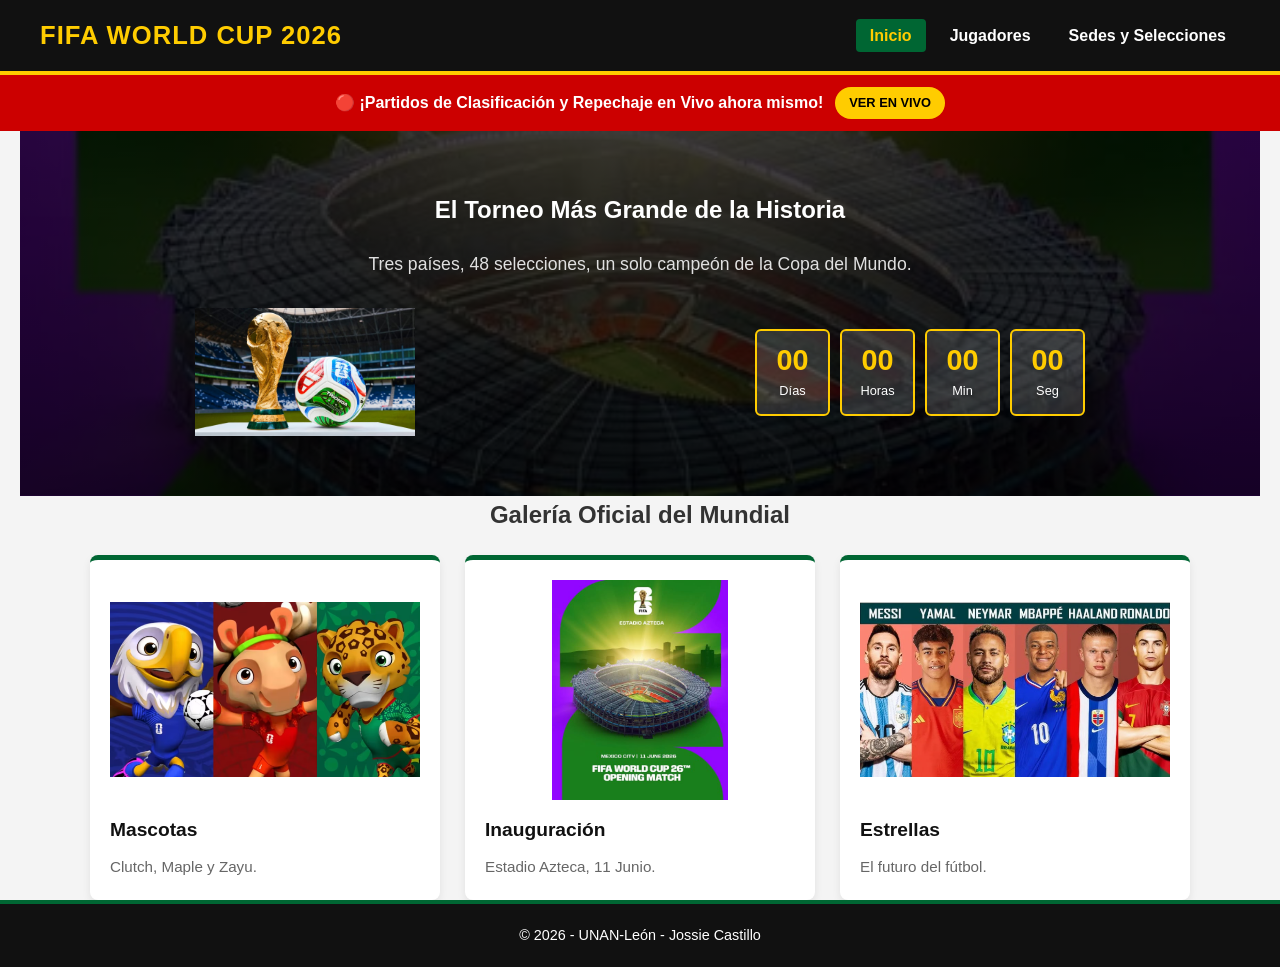
<file: index.html>
<!DOCTYPE html>
<html lang="es">
<head>
    <meta charset="UTF-8">
    <meta name="viewport" content="width=device-width, initial-scale=1.0">
    <title>Mundial 2026 - Inicio</title>
    <link rel="stylesheet" href="styles.css">
</head>
<body>
    <div class="page-container">
        <header>
            <nav class="nav-container">
                <div class="brand-logo">FIFA World Cup 2026</div>
                <ul class="nav-menu">
                    <li><a href="index.html" class="active">Inicio</a></li>
                    <li><a href="jugadores.html">Jugadores</a></li>
                    <li><a href="sedes.html">Sedes y Selecciones</a></li>
                </ul>
            </nav>
        </header>

        <div class="live-broadcast">
            <span>🔴 ¡Partidos de Clasificación y Repechaje en Vivo ahora mismo!</span>
            <a href="https://www.fifa.com/fifaplus" target="_blank" class="live-btn">Ver en Vivo</a>
        </div>

        <main>
            <section class="hero-section">
                <h1>El Torneo Más Grande de la Historia</h1>
                <p class="hero-subtitle">Tres países, 48 selecciones, un solo campeón de la Copa del Mundo.</p>
                <div class="hero-flex-container">
                    <div class="trophy-side">
                        <img src="imagenes/copa.jpg" alt="Copa del Mundo FIFA 2026" class="trophy-img">
                    </div>
                    <div class="countdown-side">
                        <div class="countdown-container">
                            <div class="time-box"><span id="days">00</span>Días</div>
                            <div class="time-box"><span id="hours">00</span>Horas</div>
                            <div class="time-box"><span id="minutes">00</span>Min</div>
                            <div class="time-box"><span id="seconds">00</span>Seg</div>
                        </div>
                    </div>
                </div>
            </section>

            <section class="carousel-section">
                <h2 class="section-title">Galería Oficial del Mundial</h2>
                <div class="carousel-grid">
                    <div class="carousel-card">
                        <img src="imagenes/mascotas.jpg" alt="Mascotas">
                        <div class="carousel-info">
                            <h3>Mascotas</h3>
                            <p>Clutch, Maple y Zayu.</p>
                        </div>
                    </div>
                    <div class="carousel-card">
                        <img src="imagenes/estadio.jpg" alt="Estadio">
                        <div class="carousel-info">
                            <h3>Inauguración</h3>
                            <p>Estadio Azteca, 11 Junio.</p>
                        </div>
                    </div>
                    <div class="carousel-card">
                        <img src="imagenes/estrellas.jpg" alt="Estrellas">
                        <div class="carousel-info">
                            <h3>Estrellas</h3>
                            <p>El futuro del fútbol.</p>
                        </div>
                    </div> 
                </div>
            </section>
        </main>

        <footer>
            <p>&copy; 2026 - UNAN-León - Jossie Castillo</p>
        </footer>
    </div>

    <script src="script.js"></script>
</body>
</html>
</file>
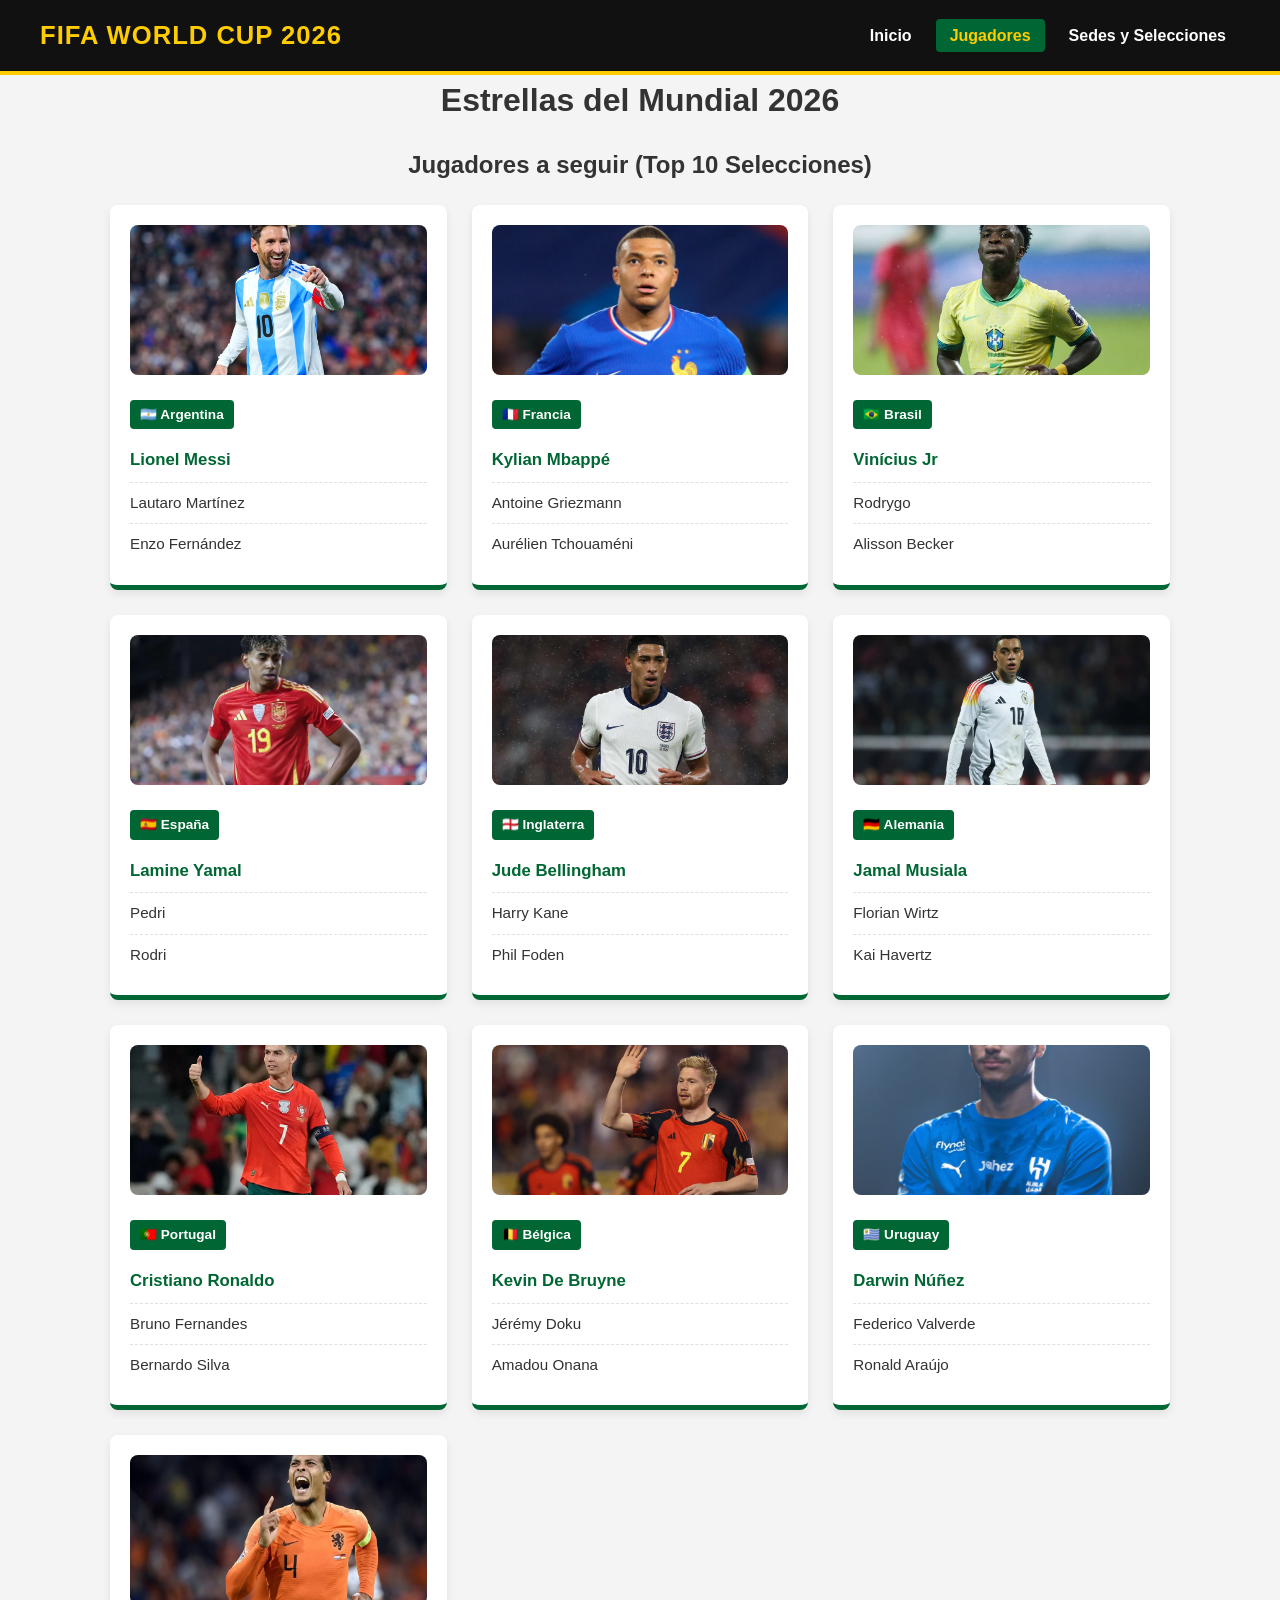
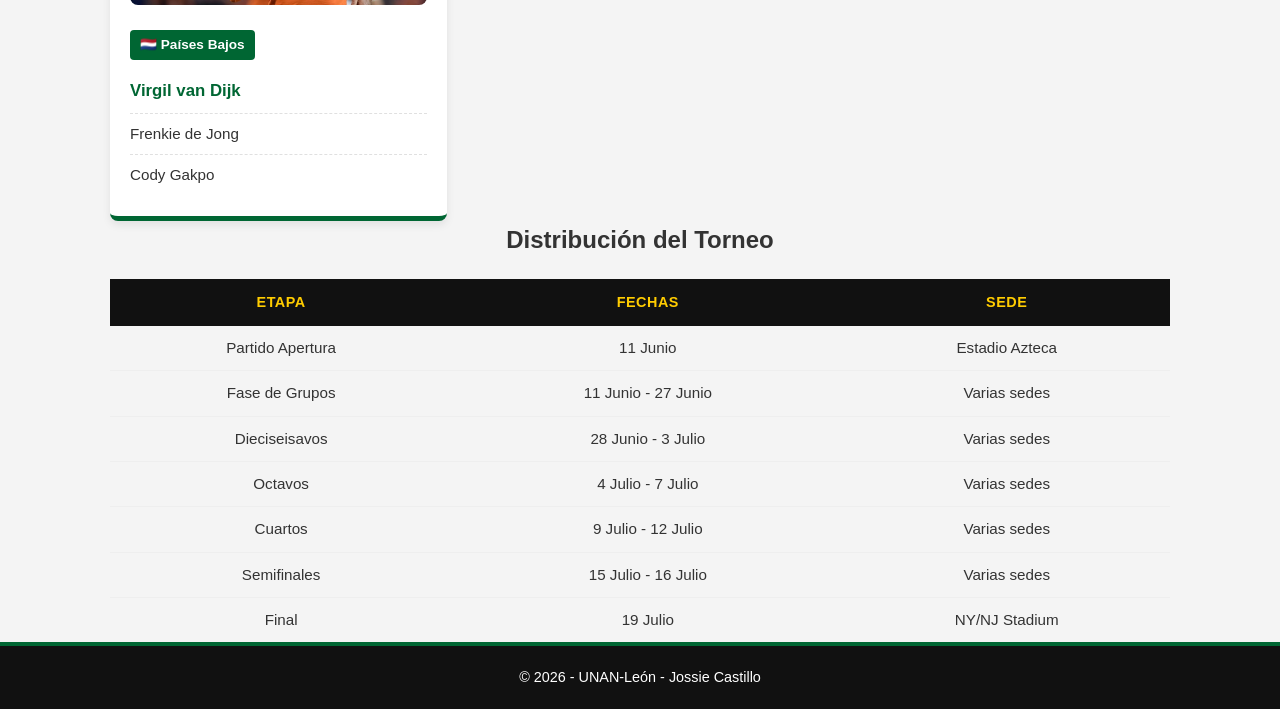
<file: jugadores.html>
<!DOCTYPE html>
<html lang="es">
<head>
    <meta charset="UTF-8">
    <meta name="viewport" content="width=device-width, initial-scale=1.0">
    <title>Mundial 2026 - Jugadores Estrella y Formato</title>
    <link rel="stylesheet" href="styles.css">
</head>
<body>
    <div class="page-container">
        <header>
            <nav class="nav-container">
                <div class="brand-logo">FIFA World Cup 2026</div>
                <ul class="nav-menu">
                    <li><a href="index.html">Inicio</a></li>
                    <li><a href="jugadores.html" class="active">Jugadores</a></li>
                    <li><a href="sedes.html">Sedes y Selecciones</a></li>
                </ul>
            </nav>
        </header>

        <main class="mvp-showcase">
            <h1>Estrellas del Mundial 2026</h1>
            
            <section class="stars-section">
                <h2>Jugadores a seguir (Top 10 Selecciones)</h2>
                <div class="mvp-grid">
                    
                    <div class="mvp-card">
                        <img src="imagenes/messi.jpg" alt="Lionel Messi" class="player-photo" style="width: 100%; height: 150px; object-fit: cover; border-radius: 8px; margin-bottom: 10px; display: block;">
                        <span class="rating-badge">🇦🇷 Argentina</span>
                        <ul>
                            <li>Lionel Messi</li>
                            <li>Lautaro Martínez</li>
                            <li>Enzo Fernández</li>
                        </ul>
                    </div>

                    <div class="mvp-card">
                        <img src="imagenes/mbappe.jpg" alt="Kylian Mbappé" class="player-photo" style="width: 100%; height: 150px; object-fit: cover; border-radius: 8px; margin-bottom: 10px; display: block;">
                        <span class="rating-badge">🇫🇷 Francia</span>
                        <ul>
                            <li>Kylian Mbappé</li>
                            <li>Antoine Griezmann</li>
                            <li>Aurélien Tchouaméni</li>
                        </ul>
                    </div>

                    <div class="mvp-card">
                        <img src="imagenes/vinicius.jpg" alt="Vinícius Jr" class="player-photo" style="width: 100%; height: 150px; object-fit: cover; border-radius: 8px; margin-bottom: 10px; display: block;">
                        <span class="rating-badge">🇧🇷 Brasil</span>
                        <ul>
                            <li>Vinícius Jr</li>
                            <li>Rodrygo</li>
                            <li>Alisson Becker</li>
                        </ul>
                    </div>

                    <div class="mvp-card">
                        <img src="imagenes/yamal.jpg" alt="Lamine Yamal" class="player-photo" style="width: 100%; height: 150px; object-fit: cover; border-radius: 8px; margin-bottom: 10px; display: block;">
                        <span class="rating-badge">🇪🇸 España</span>
                        <ul>
                            <li>Lamine Yamal</li>
                            <li>Pedri</li>
                            <li>Rodri</li>
                        </ul>
                    </div>

                    <div class="mvp-card">
                        <img src="imagenes/bellingham.jpg" alt="Jude Bellingham" class="player-photo" style="width: 100%; height: 150px; object-fit: cover; border-radius: 8px; margin-bottom: 10px; display: block;">
                        <span class="rating-badge">🏴󠁧󠁢󠁥󠁮󠁧󠁿 Inglaterra</span>
                        <ul>
                            <li>Jude Bellingham</li>
                            <li>Harry Kane</li>
                            <li>Phil Foden</li>
                        </ul>
                    </div>

                    <div class="mvp-card">
                        <img src="imagenes/musiala.jpg" alt="Jamal Musiala" class="player-photo" style="width: 100%; height: 150px; object-fit: cover; border-radius: 8px; margin-bottom: 10px; display: block;">
                        <span class="rating-badge">🇩🇪 Alemania</span>
                        <ul>
                            <li>Jamal Musiala</li>
                            <li>Florian Wirtz</li>
                            <li>Kai Havertz</li>
                        </ul>
                    </div>

                    <div class="mvp-card">
                        <img src="imagenes/ronaldo.jpg" alt="Cristiano Ronaldo" class="player-photo" style="width: 100%; height: 150px; object-fit: cover; border-radius: 8px; margin-bottom: 10px; display: block;">
                        <span class="rating-badge">🇵🇹 Portugal</span>
                        <ul>
                            <li>Cristiano Ronaldo</li>
                            <li>Bruno Fernandes</li>
                            <li>Bernardo Silva</li>
                        </ul>
                    </div>

                    <div class="mvp-card">
                        <img src="imagenes/kevin.jpg" alt="Kevin De Bruyne" class="player-photo" style="width: 100%; height: 150px; object-fit: cover; border-radius: 8px; margin-bottom: 10px; display: block;">
                        <span class="rating-badge">🇧🇪 Bélgica</span>
                        <ul>
                            <li>Kevin De Bruyne</li>
                            <li>Jérémy Doku</li>
                            <li>Amadou Onana</li>
                        </ul>
                    </div>

                    <div class="mvp-card">
                        <img src="imagenes/darwing.jpg" alt="Darwin Núñez" class="player-photo" style="width: 100%; height: 150px; object-fit: cover; border-radius: 8px; margin-bottom: 10px; display: block;">
                        <span class="rating-badge">🇺🇾 Uruguay</span>
                        <ul>
                            <li>Darwin Núñez</li>
                            <li>Federico Valverde</li>
                            <li>Ronald Araújo</li>
                        </ul>
                    </div>

                    <div class="mvp-card">
                        <img src="imagenes/van.jpg" alt="Virgil van Dijk" class="player-photo" style="width: 100%; height: 150px; object-fit: cover; border-radius: 8px; margin-bottom: 10px; display: block;">
                        <span class="rating-badge">🇳🇱 Países Bajos</span>
                        <ul>
                            <li>Virgil van Dijk</li>
                            <li>Frenkie de Jong</li>
                            <li>Cody Gakpo</li>
                        </ul>
                    </div>

                </div>
            </section>

            <section class="fixtures-timeline">
                <h2>Distribución del Torneo</h2>
                <div class="table-wrapper">
                    <table>
                        <thead>
                            <tr><th>Etapa</th><th>Fechas</th><th>Sede</th></tr>
                        </thead>
                        <tbody>
                            <tr><td>Partido Apertura</td><td>11 Junio</td><td>Estadio Azteca</td></tr>
                            <tr><td>Fase de Grupos</td><td>11 Junio - 27 Junio</td><td>Varias sedes</td></tr>
                            <tr><td>Dieciseisavos</td><td>28 Junio - 3 Julio</td><td>Varias sedes</td></tr>
                            <tr><td>Octavos</td><td>4 Julio - 7 Julio</td><td>Varias sedes</td></tr>
                            <tr><td>Cuartos</td><td>9 Julio - 12 Julio</td><td>Varias sedes</td></tr>
                            <tr><td>Semifinales</td><td>15 Julio - 16 Julio</td><td>Varias sedes</td></tr>
                            <tr><td>Final</td><td>19 Julio</td><td>NY/NJ Stadium</td></tr>
                        </tbody>
                    </table>
                </div>
            </section>
        </main>

        <footer>
            <p>&copy; 2026 - UNAN-León - Jossie Castillo</p>
        </footer>
    </div>
</body>
</html>
</file>
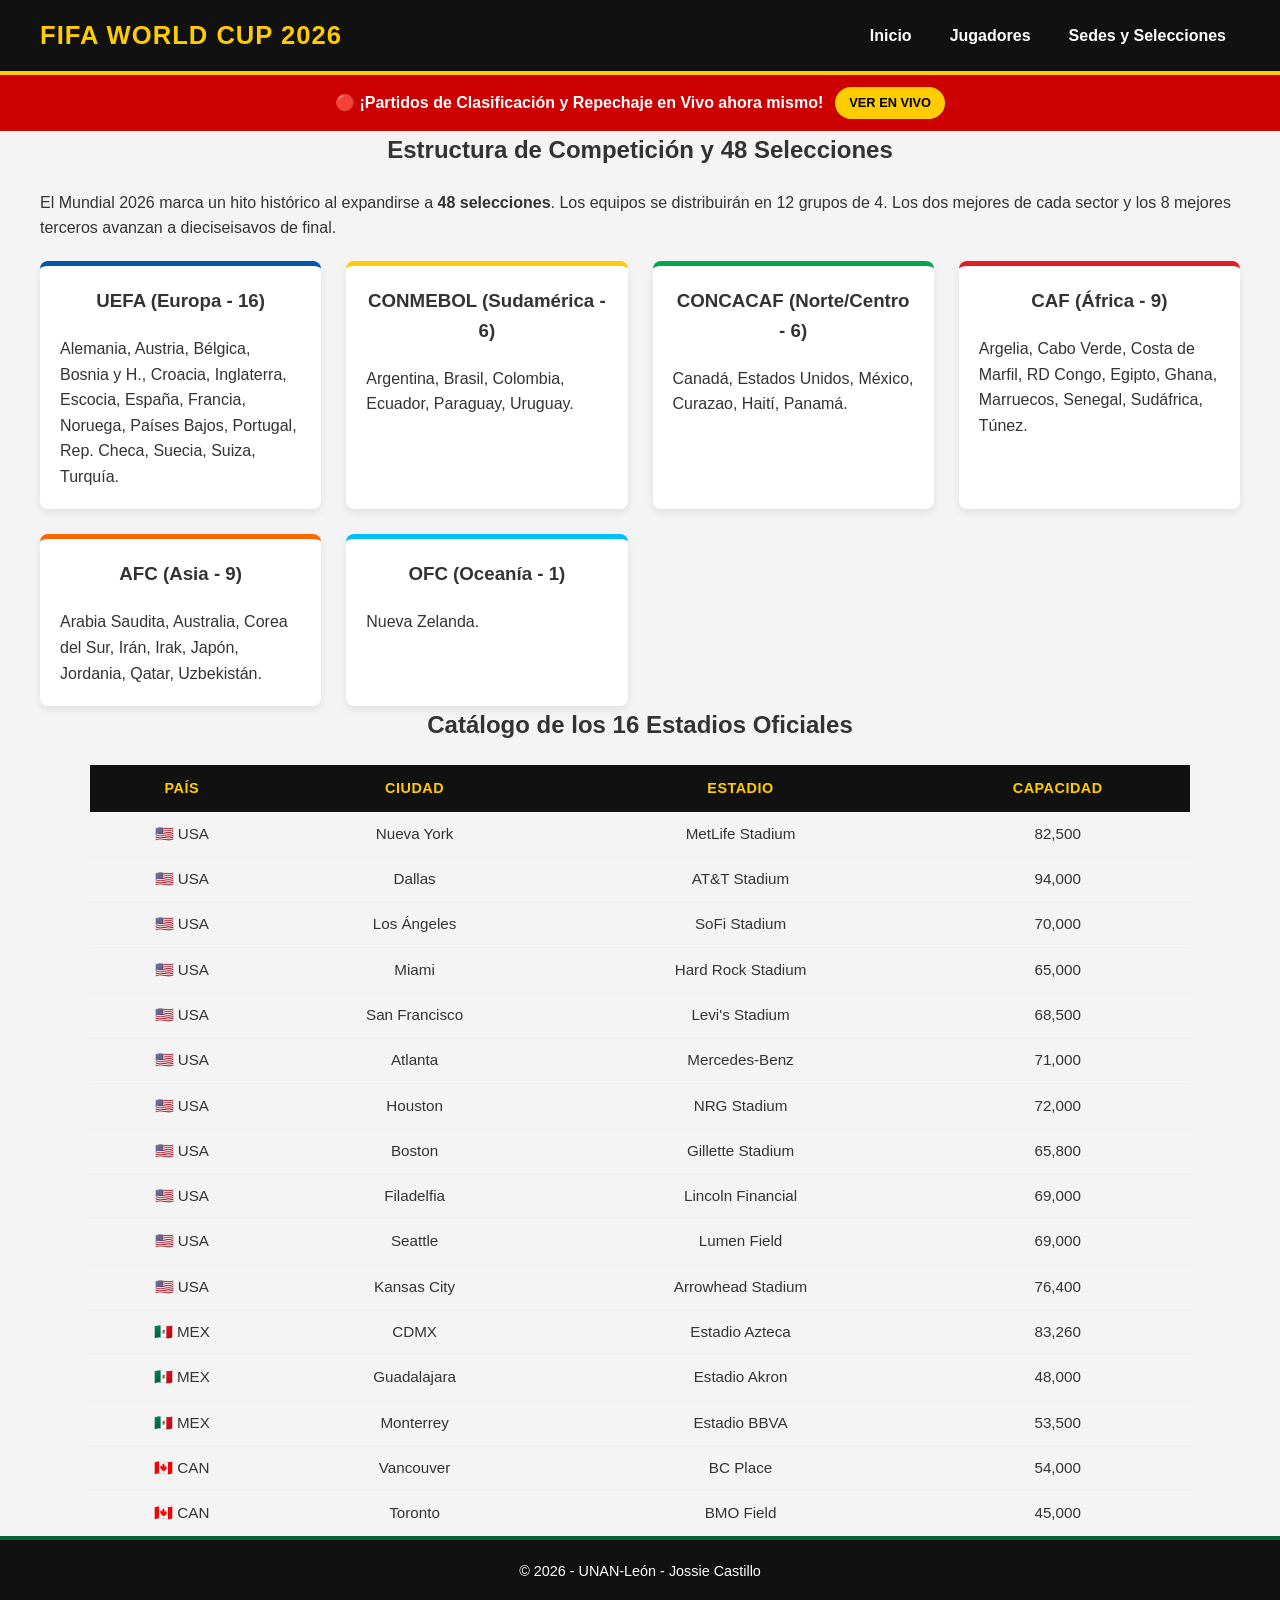
<file: sedes.html>
<!DOCTYPE html>
<html lang="es">
<head>
    <meta charset="UTF-8">
    <meta name="viewport" content="width=device-width, initial-scale=1.0">
    <title>Mundial 2026 - Informe Técnico Completo</title>
    <link rel="stylesheet" href="styles.css">
</head>
<body>
    <div class="page-container">
        <header>
            <nav class="nav-container">
                <div class="brand-logo">FIFA World Cup 2026</div>
                <ul class="nav-menu">
                    <li><a href="index.html">Inicio</a></li>
                    <li><a href="jugadores.html">Jugadores</a></li>
                    <li><a href="sedes.html">Sedes y Selecciones</a></li>
                </ul>
            </nav>
        </header>

        <div class="live-broadcast">
            <span>🔴 ¡Partidos de Clasificación y Repechaje en Vivo ahora mismo!</span>
            <a href="https://www.fifa.com/fifaplus" target="_blank" class="live-btn">Ver en Vivo</a>
        </div>

        <main class="main-content">
            <section class="structure-section">
                <h1>Estructura de Competición y 48 Selecciones</h1>
                <p class="section-description">
                    El Mundial 2026 marca un hito histórico al expandirse a <strong>48 selecciones</strong>. Los equipos se distribuirán en 12 grupos de 4. Los dos mejores de cada sector y los 8 mejores terceros avanzan a dieciseisavos de final.
                </p>

                <div class="carousel-grid">
                    <div class="carousel-card confed-uefa">
                        <h3>UEFA (Europa - 16)</h3>
                        <p>Alemania, Austria, Bélgica, Bosnia y H., Croacia, Inglaterra, Escocia, España, Francia, Noruega, Países Bajos, Portugal, Rep. Checa, Suecia, Suiza, Turquía.</p>
                    </div>
                    <div class="carousel-card confed-conmebol">
                        <h3>CONMEBOL (Sudamérica - 6)</h3>
                        <p>Argentina, Brasil, Colombia, Ecuador, Paraguay, Uruguay.</p>
                    </div>
                    <div class="carousel-card confed-concacaf">
                        <h3>CONCACAF (Norte/Centro - 6)</h3>
                        <p>Canadá, Estados Unidos, México, Curazao, Haití, Panamá.</p>
                    </div>
                    <div class="carousel-card confed-caf">
                        <h3>CAF (África - 9)</h3>
                        <p>Argelia, Cabo Verde, Costa de Marfil, RD Congo, Egipto, Ghana, Marruecos, Senegal, Sudáfrica, Túnez.</p>
                    </div>
                    <div class="carousel-card confed-afc">
                        <h3>AFC (Asia - 9)</h3>
                        <p>Arabia Saudita, Australia, Corea del Sur, Irán, Irak, Japón, Jordania, Qatar, Uzbekistán.</p>
                    </div>
                    <div class="carousel-card confed-ofc">
                        <h3>OFC (Oceanía - 1)</h3>
                        <p>Nueva Zelanda.</p>
                    </div>
                </div>
            </section>

            <section class="stadium-section">
                <h2>Catálogo de los 16 Estadios Oficiales</h2>
                <div class="table-wrapper">
                    <table>
                        <thead>
                            <tr><th>País</th><th>Ciudad</th><th>Estadio</th><th>Capacidad</th></tr>
                        </thead>
                        <tbody>
                            <tr><td>🇺🇸 USA</td><td>Nueva York</td><td>MetLife Stadium</td><td>82,500</td></tr>
                            <tr><td>🇺🇸 USA</td><td>Dallas</td><td>AT&T Stadium</td><td>94,000</td></tr>
                            <tr><td>🇺🇸 USA</td><td>Los Ángeles</td><td>SoFi Stadium</td><td>70,000</td></tr>
                            <tr><td>🇺🇸 USA</td><td>Miami</td><td>Hard Rock Stadium</td><td>65,000</td></tr>
                            <tr><td>🇺🇸 USA</td><td>San Francisco</td><td>Levi's Stadium</td><td>68,500</td></tr>
                            <tr><td>🇺🇸 USA</td><td>Atlanta</td><td>Mercedes-Benz</td><td>71,000</td></tr>
                            <tr><td>🇺🇸 USA</td><td>Houston</td><td>NRG Stadium</td><td>72,000</td></tr>
                            <tr><td>🇺🇸 USA</td><td>Boston</td><td>Gillette Stadium</td><td>65,800</td></tr>
                            <tr><td>🇺🇸 USA</td><td>Filadelfia</td><td>Lincoln Financial</td><td>69,000</td></tr>
                            <tr><td>🇺🇸 USA</td><td>Seattle</td><td>Lumen Field</td><td>69,000</td></tr>
                            <tr><td>🇺🇸 USA</td><td>Kansas City</td><td>Arrowhead Stadium</td><td>76,400</td></tr>
                            <tr><td>🇲🇽 MEX</td><td>CDMX</td><td>Estadio Azteca</td><td>83,260</td></tr>
                            <tr><td>🇲🇽 MEX</td><td>Guadalajara</td><td>Estadio Akron</td><td>48,000</td></tr>
                            <tr><td>🇲🇽 MEX</td><td>Monterrey</td><td>Estadio BBVA</td><td>53,500</td></tr>
                            <tr><td>🇨🇦 CAN</td><td>Vancouver</td><td>BC Place</td><td>54,000</td></tr>
                            <tr><td>🇨🇦 CAN</td><td>Toronto</td><td>BMO Field</td><td>45,000</td></tr>
                        </tbody>
                    </table>
                </div>
            </section>
        </main>

        <footer>
          <p>&copy; 2026 - UNAN-León - Jossie Castillo</p>   
        </footer>
    </div>
</body>
</html>
</file>
<file: styles.css>
:root {
    --color-primario: #006633;    
    --color-acento: #FFCC00;       
    --color-oscuro: #111111;       
    --color-gris-fondo: #f4f4f4;   
    --color-blanco: #ffffff;
    --color-texto: #333333;
    --fuente-base: 'Segoe UI', Tahoma, Geneva, Verdana, sans-serif;
}

* {
    margin: 0;
    padding: 0;
    box-sizing: border-box;
}

body {
    font-family: var(--fuente-base);
    background-color: var(--color-gris-fondo);
    color: var(--color-texto);
    line-height: 1.6;
    -webkit-font-smoothing: antialiased;
}

main, 
section {
    padding-left: 20px;
    padding-right: 20px;
}

.page-container {
    display: flex;
    flex-direction: column;
    min-height: 100vh;
}

main {
    flex: 1;
}

h1, h2, h3 {
    text-align: center;
    margin-bottom: 20px;
    font-weight: 700;
}


header {
    background-color: var(--color-oscuro);
    border-bottom: 4px solid var(--color-acento);
    padding: 15px 20px;
}

.nav-container {
    display: flex;
    flex-direction: column;
    align-items: center;
    gap: 15px;
    width: 100%;
    max-width: 1200px;
    margin: 0 auto;
}

.brand-logo {
    font-size: 1.6rem;
    font-weight: bold;
    color: var(--color-acento);
    text-transform: uppercase;
    letter-spacing: 1px;
}

.nav-menu {
    display: flex;
    list-style: none;
    gap: 10px;
    flex-wrap: wrap;
    justify-content: center;
}

.nav-menu a {
    color: var(--color-blanco);
    text-decoration: none;
    font-weight: 600;
    padding: 8px 14px;
    border-radius: 4px;
    transition: background-color 0.3s ease, color 0.3s ease;
}

.nav-menu a:hover, 
.nav-menu a.active {
    background-color: var(--color-primario);
    color: var(--color-acento);
}

.live-broadcast {
    background-color: #cc0000;
    color: var(--color-blanco);
    text-align: center;
    padding: 12px 20px;
    font-weight: bold;
    display: flex;
    justify-content: center;
    align-items: center;
    gap: 12px;
    flex-wrap: wrap;
}

.live-btn {
    background-color: var(--color-acento);
    color: #000000;
    padding: 6px 14px;
    border-radius: 20px;
    text-decoration: none;
    text-transform: uppercase;
    font-size: 0.8rem;
    font-weight: bold;
    transition: transform 0.2s ease;
}

.live-btn:hover {
    transform: scale(1.05);
}

.hero-section {
    background: linear-gradient(rgba(0,0,0,0.75), rgba(0,0,0,0.85)), url('imagenes/estadio.jpg');
    background-size: cover;
    background-position: center;
    color: var(--color-blanco);
    text-align: center;
    padding: 60px 20px;
}

.hero-subtitle {
    font-size: 1.1rem;
    margin-bottom: 30px;
    color: #e0e0e0;
}

.hero-flex-container {
    display: flex;
    flex-direction: column;
    align-items: center;
    gap: 30px;
}

.trophy-img {
    width: 100%;
    max-width: 220px;
    height: auto;
    display: block;
}

.countdown-container {
    display: flex;
    gap: 10px;
    justify-content: center;
    flex-wrap: wrap;
}

.time-box {
    background-color: rgba(255, 255, 255, 0.15);
    border: 2px solid var(--color-acento);
    padding: 12px;
    border-radius: 6px;
    min-width: 75px;
    font-size: 0.8rem;
    text-align: center;
}

.time-box span {
    display: block;
    font-size: 1.8rem;
    font-weight: bold;
    color: var(--color-acento);
    line-height: 1.2;
    margin-bottom: 4px;
}

.carousel-section, 
.stadium-section, 
.mvp-showcase {
    width: 100%;
    max-width: 1140px; 
    margin: 0 auto;    
}

.carousel-grid, 
.mvp-grid,
.stadium-grid { 
    display: grid;
    grid-template-columns: repeat(auto-fit, minmax(280px, 1fr)); 
    gap: 25px;
    width: 100%;
    margin: 20px auto 0 auto;
}

.carousel-card, 
.mvp-card { 
    background-color: var(--color-blanco);
    border-radius: 8px;
    box-shadow: 0 4px 8px rgba(0,0,0,0.08);
    overflow: hidden; 
    display: flex;
    flex-direction: column;
    padding: 20px; 
    transition: transform 0.3s ease, box-shadow 0.3s ease;
}

.carousel-card:hover,
.mvp-card:hover {
    transform: translateY(-5px);
    box-shadow: 0 6px 12px rgba(0,0,0,0.15);
}

.carousel-card {
    border-top: 5px solid var(--color-primario);
}

.mvp-card {
    border-bottom: 5px solid var(--color-primario);
}

.carousel-card img {
    width: 100%;
    height: 220px;            
    object-fit: contain;       
    background-color: var(--color-blanco); 
    display: block;
}

.player-photo {
    width: 100%;
    height: 280px;            
    object-fit: contain;       
    background-color: var(--color-blanco); 
    display: block;
}

.carousel-info {
    padding: 15px 0 0 0;
}

.carousel-info h3 {
    text-align: left;
    font-size: 1.2rem;
    margin-bottom: 10px;
    color: var(--color-oscuro);
}

.carousel-info p {
    font-size: 0.95rem;
    color: #666666;
}

.rating-badge {
    background-color: var(--color-primario);
    color: var(--color-blanco);
    font-size: 0.85rem;
    font-weight: bold;
    padding: 4px 10px;
    border-radius: 4px;
    margin: 15px 0 10px 0;
    align-self: flex-start; 
}

.mvp-card ul {
    list-style: none;
    padding: 0;
}

.mvp-card ul li {
    padding: 8px 0;
    border-bottom: 1px dashed #e0e0e0;
    font-size: 0.95rem;
}

.mvp-card ul li:first-child {
    font-weight: bold;
    color: var(--color-primario);
    font-size: 1.05rem;
}

.mvp-card ul li:last-child {
    border-bottom: none;
}

/* Estilos específicos de bordes por confederación */
.confed-uefa { border-top: 5px solid #0055a5; }
.confed-conmebol { border-top: 5px solid #ffcc00; }
.confed-concacaf { border-top: 5px solid #00a650; }
.confed-caf { border-top: 5px solid #e31b23; }
.confed-afc { border-top: 5px solid #ff6600; }
.confed-ofc { border-top: 5px solid #00bfff; }

table-wrapper {
    width: 100%;
    overflow-x: auto; 
    background-color: var(--color-blanco);
    padding: 15px;
    border-radius: 6px;
    box-shadow: 0 2px 5px rgba(0,0,0,0.05);
    margin-top: 20px;
    -webkit-overflow-scrolling: touch; 
}

table {
    width: 100%;
    border-collapse: collapse;
}

th {
    background-color: var(--color-oscuro);
    color: var(--color-acento);
    padding: 12px 10px;
    font-size: 0.9rem;
    text-transform: uppercase;
    letter-spacing: 0.5px;
}

td {
    padding: 10px;
    border-bottom: 1px solid #eeeeee;
    text-align: center;
    font-size: 0.95rem;
}

tbody tr:last-child td {
    border-bottom: none;
}

footer {
    background-color: var(--color-oscuro);
    color: var(--color-blanco);
    text-align: center;
    padding: 20px;
    border-top: 4px solid var(--color-primario);
    font-size: 0.9rem;
}

@media (min-width: 768px) {
    .nav-container {
        flex-direction: row;          
        justify-content: space-between;
    }

    .hero-flex-container {
        flex-direction: row;          
        justify-content: space-around;
    }
}
</file>
